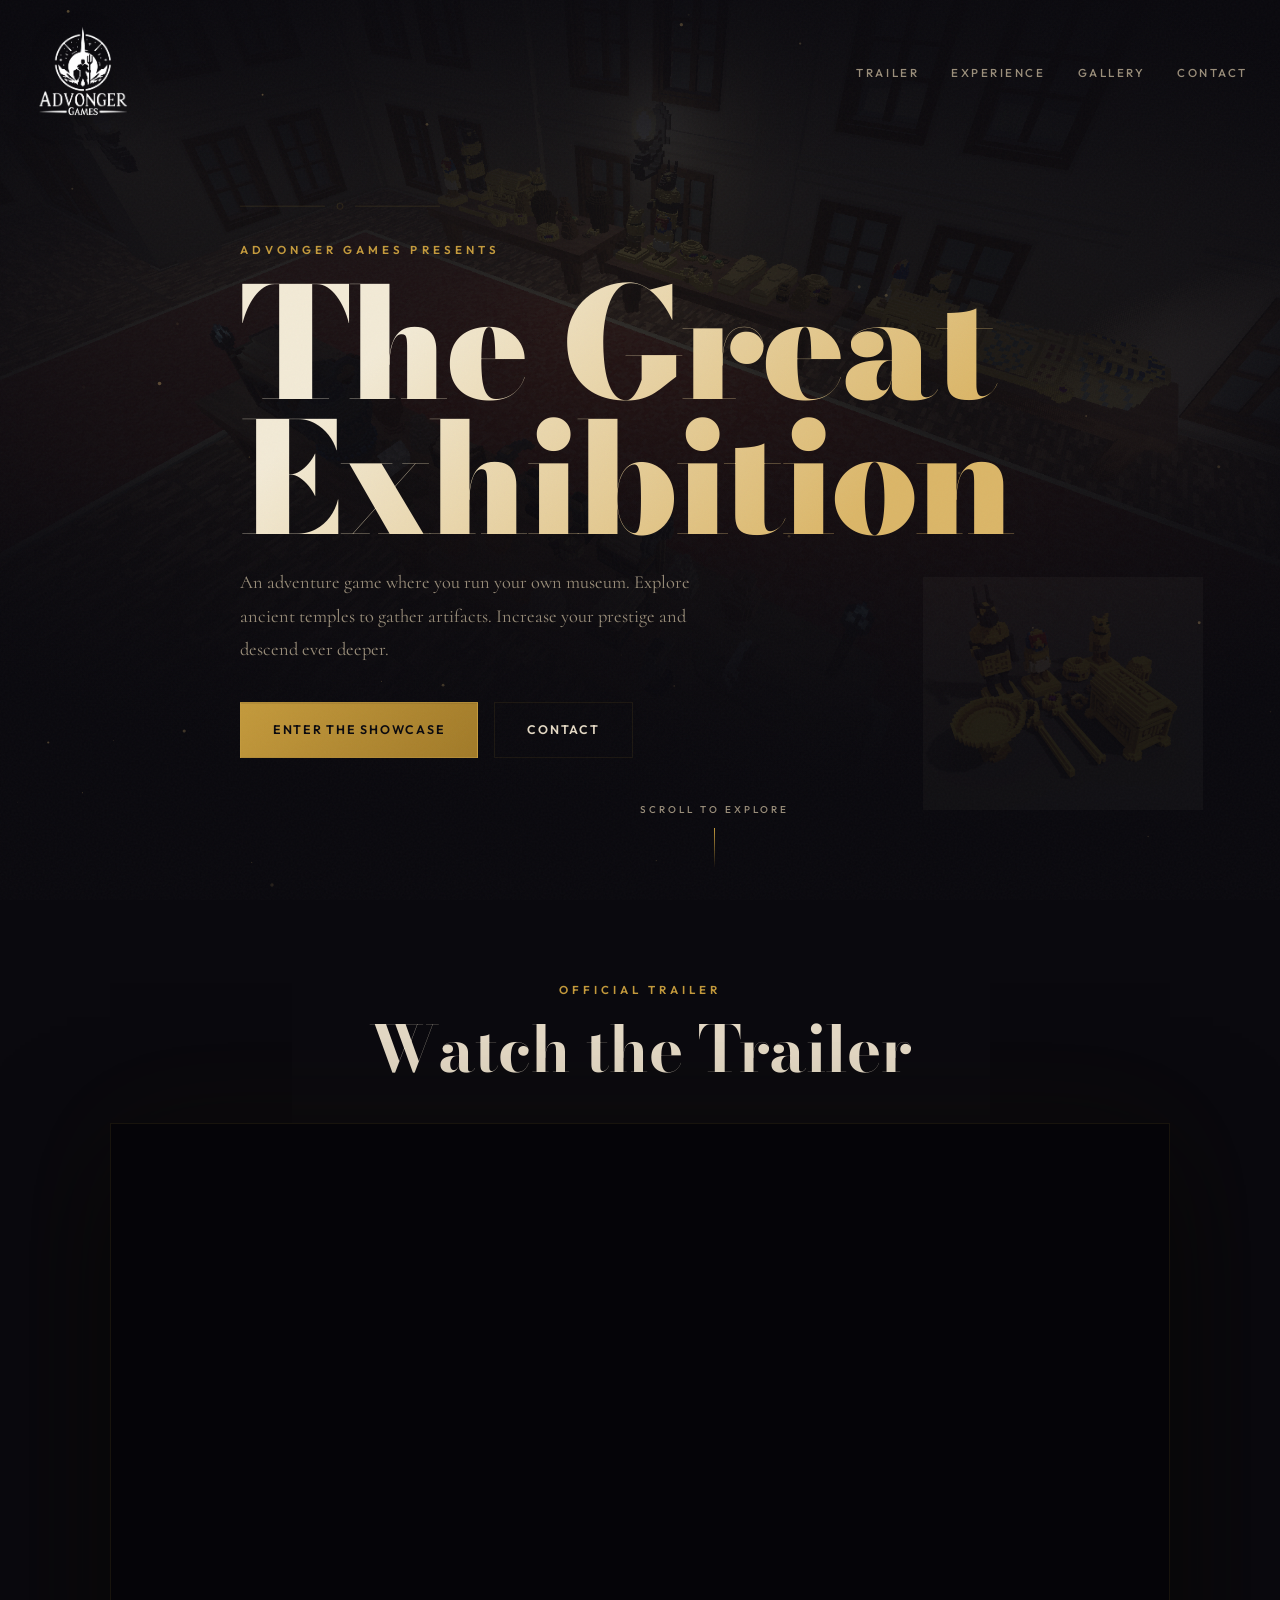
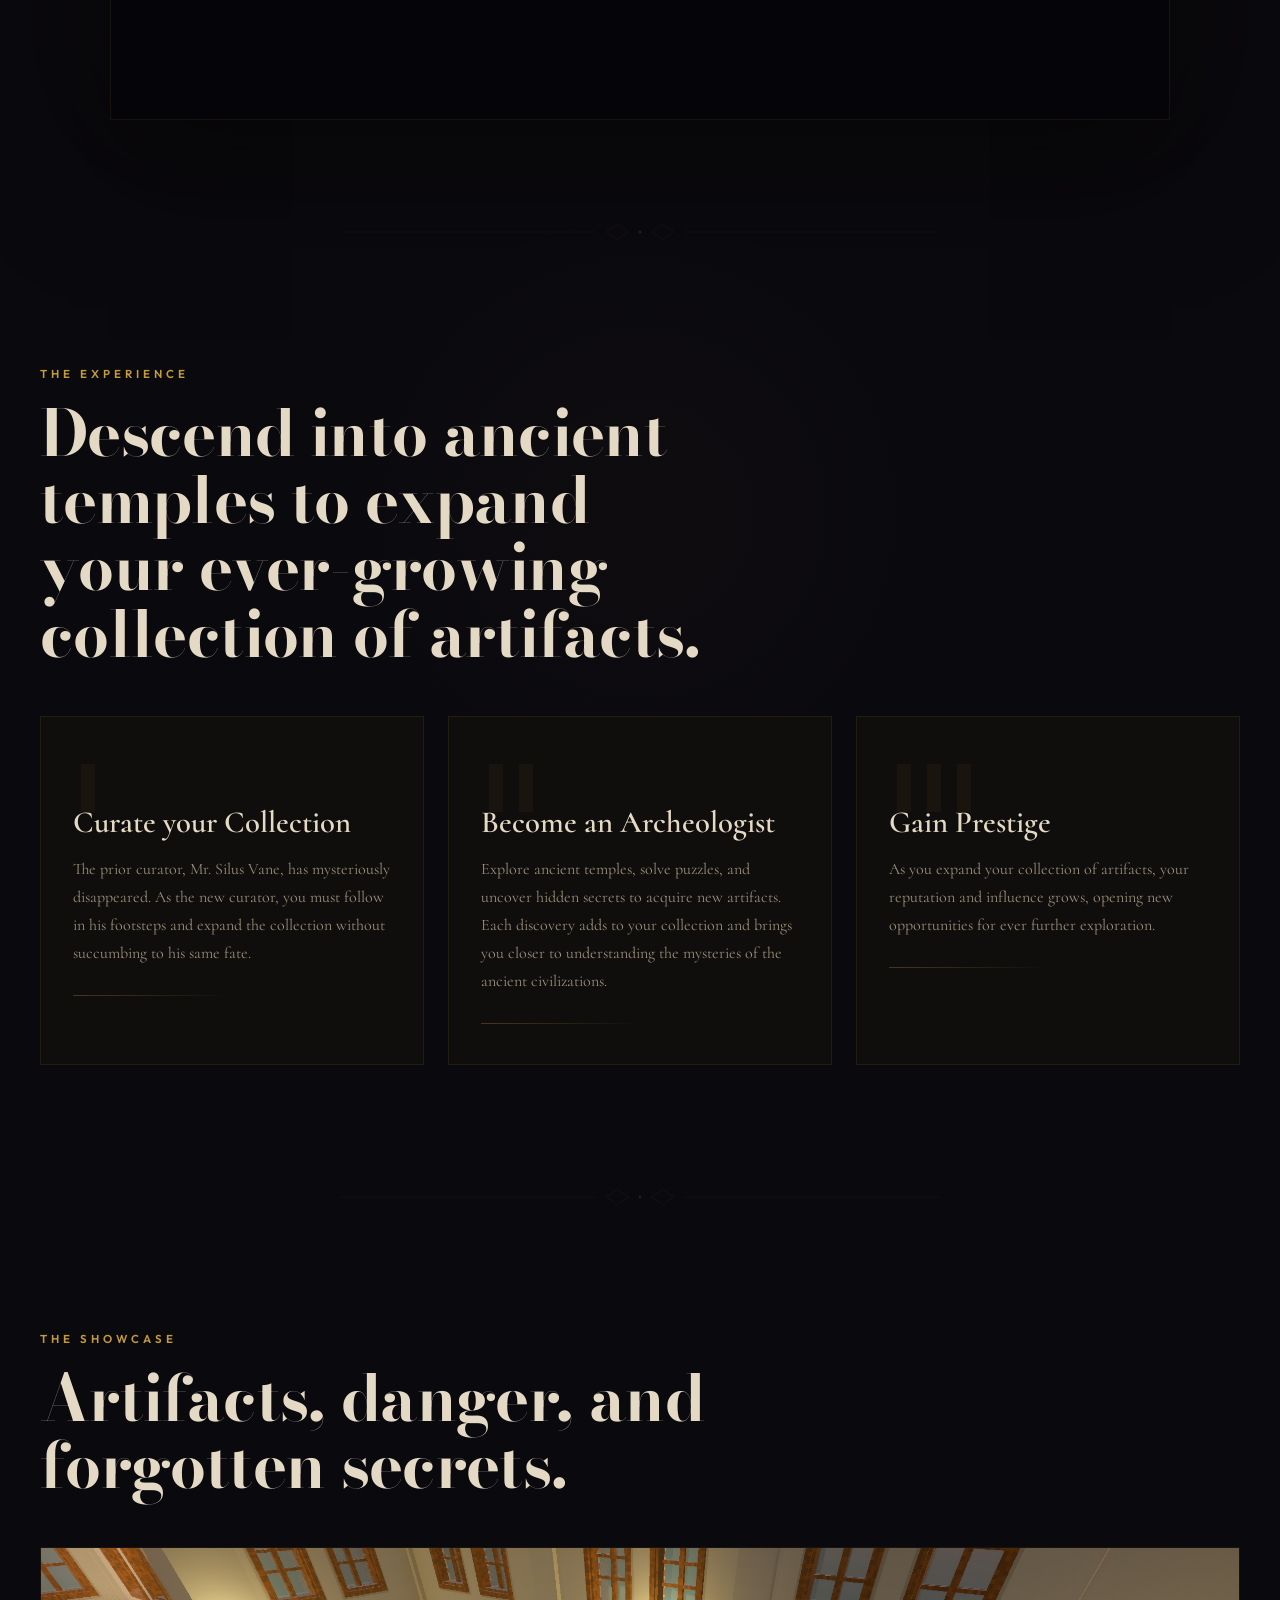
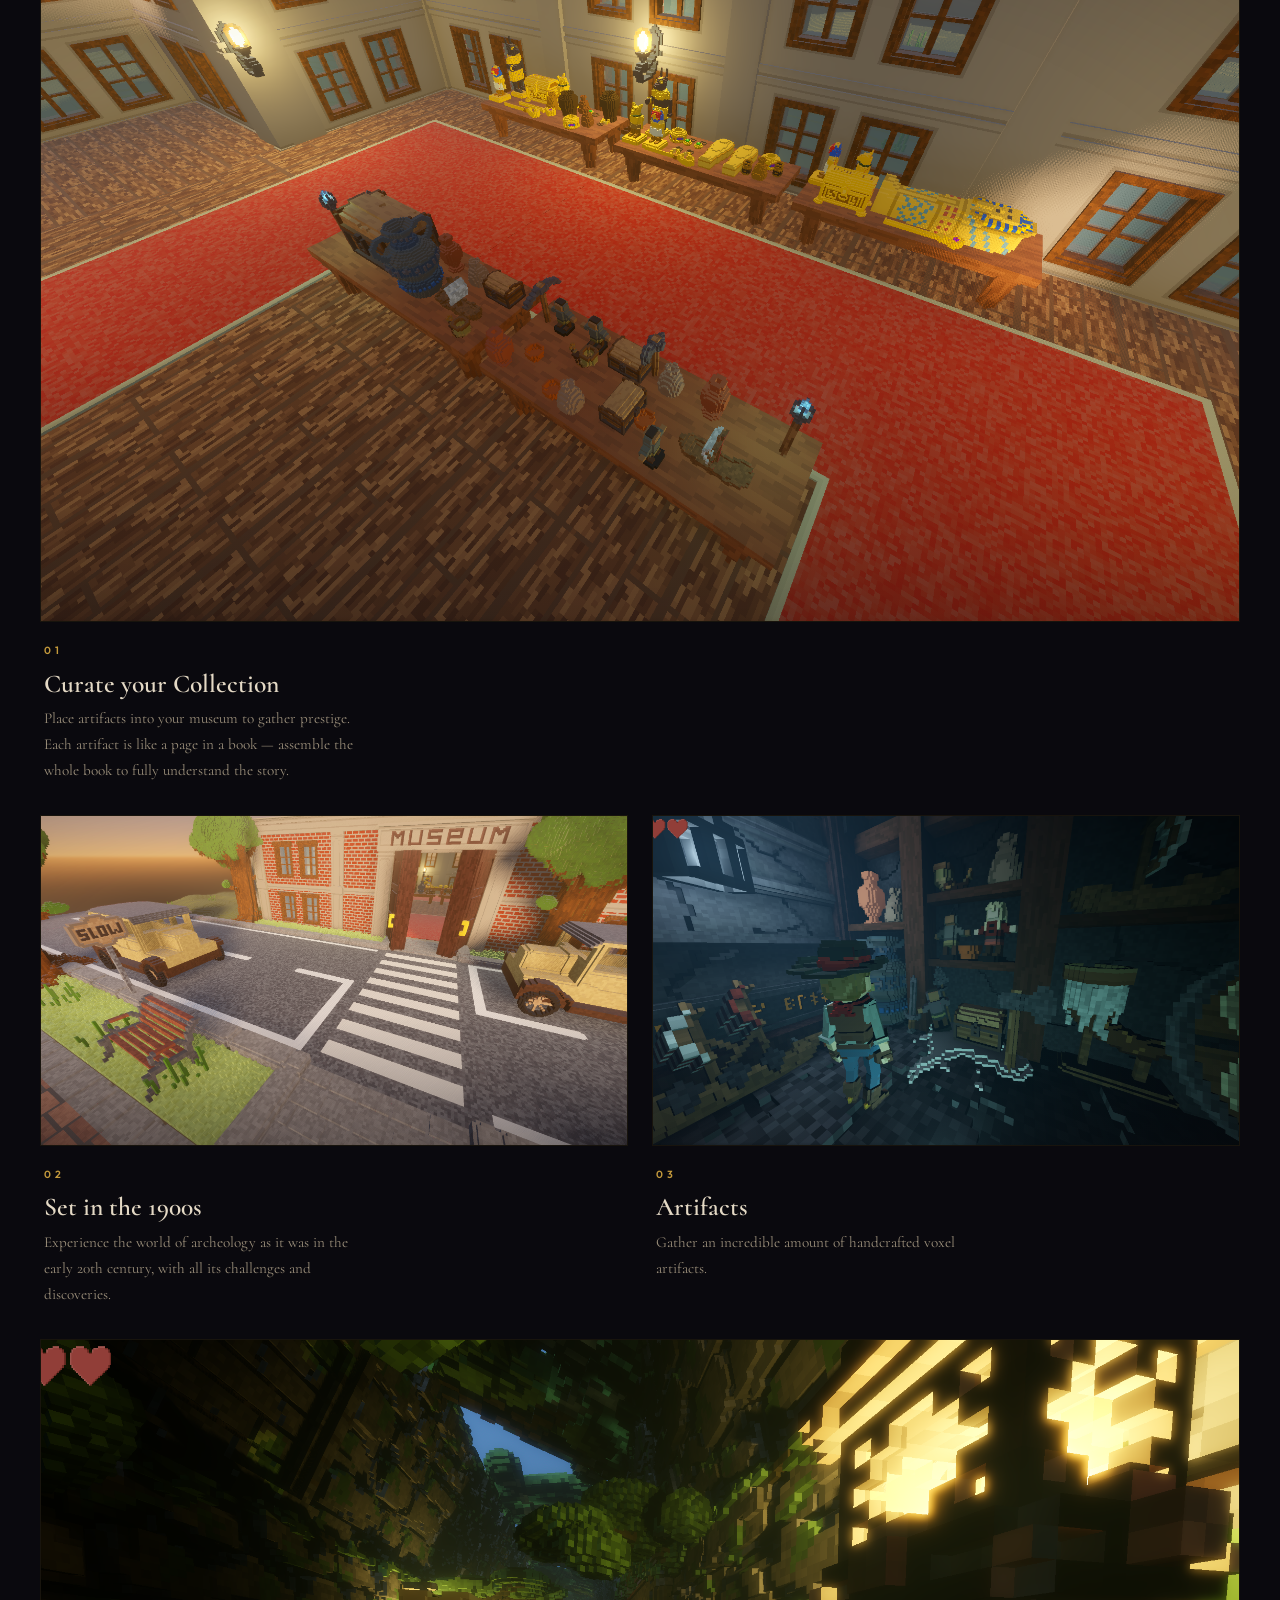
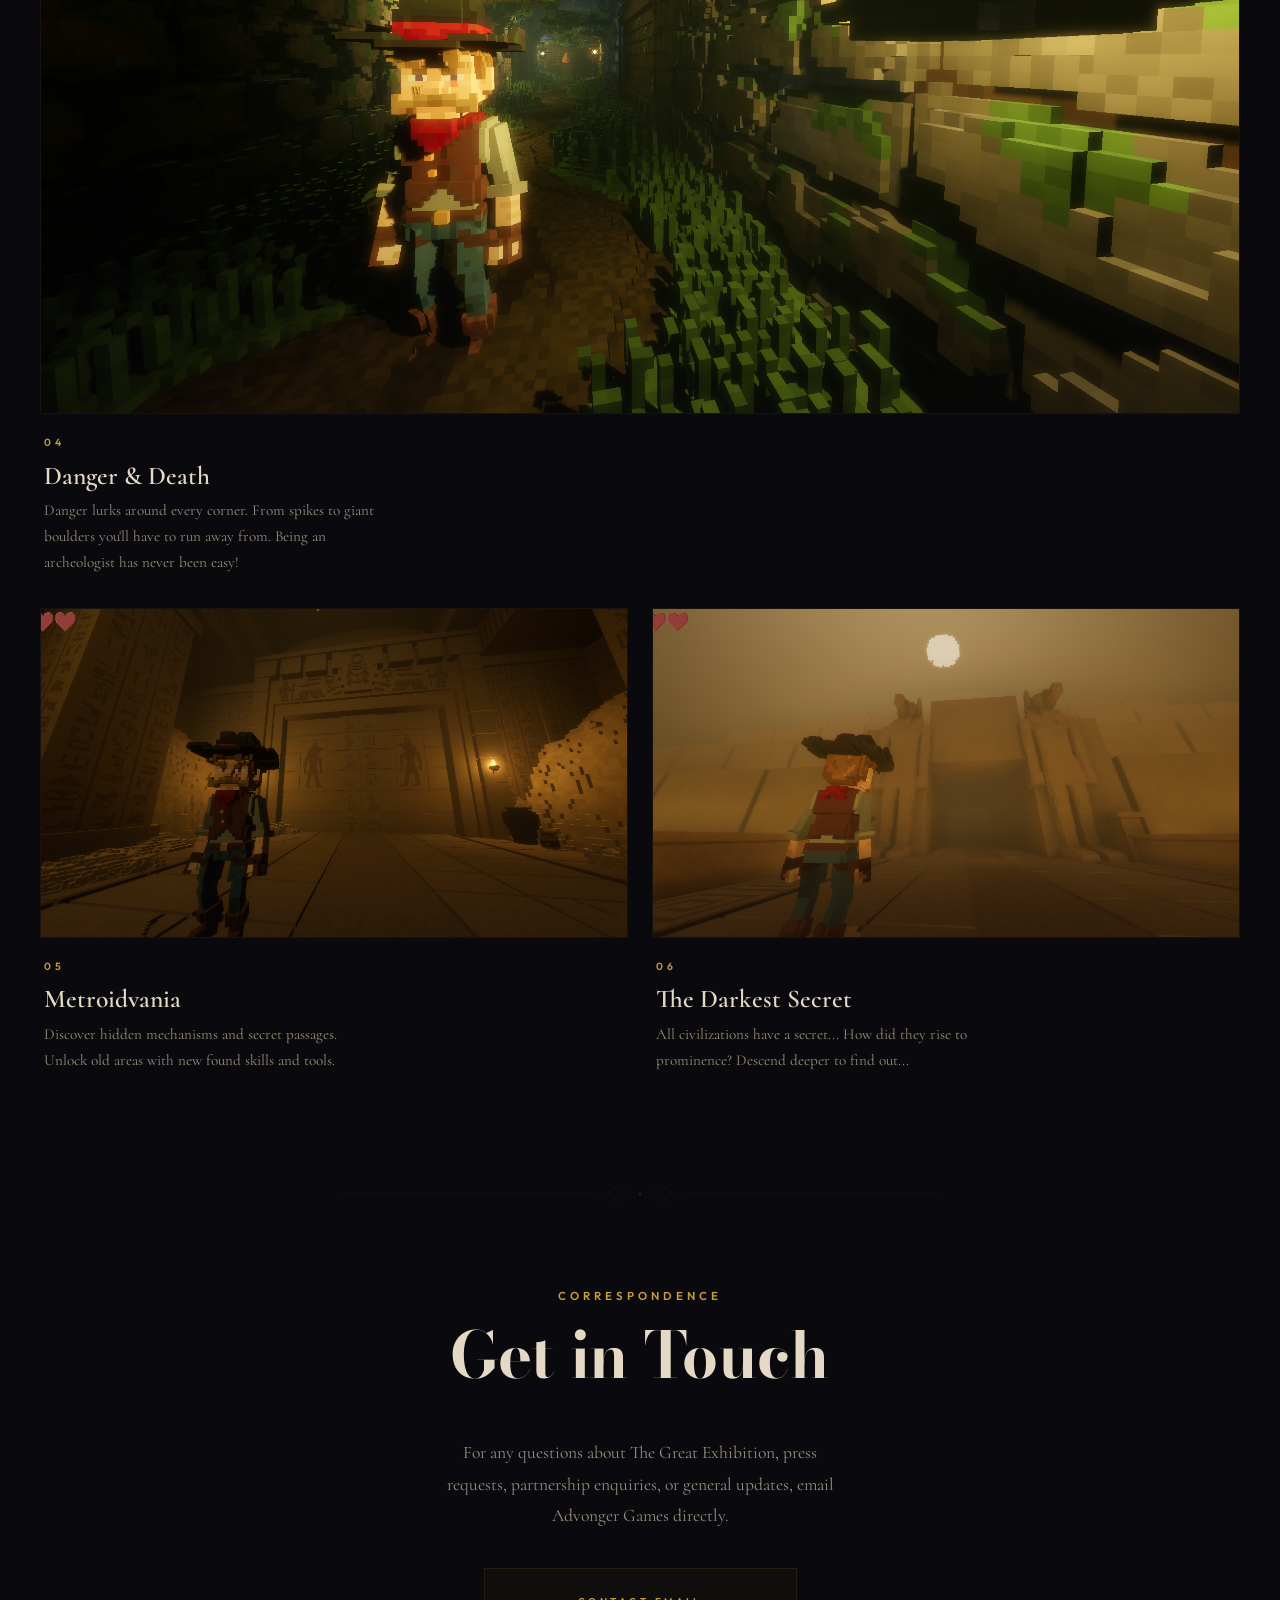
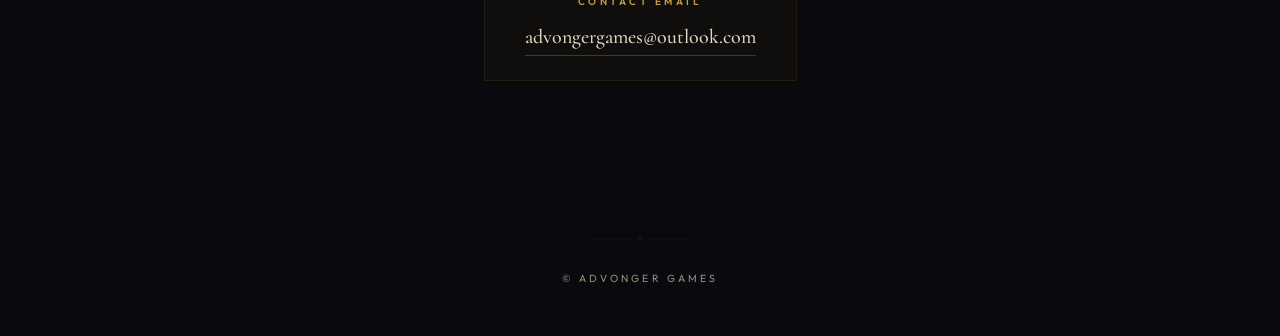
<file: index.html>
<!DOCTYPE html>
<html lang="en">
<head>
  <meta charset="UTF-8">
  <meta name="viewport" content="width=device-width, initial-scale=1.0">
  <meta name="description" content="The Great Exhibition — an adventure game where you run your own museum, explore ancient temples, and uncover forgotten secrets.">
  <title>The Great Exhibition | Advonger Games</title>
  <link rel="preconnect" href="https://fonts.googleapis.com">
  <link rel="preconnect" href="https://fonts.gstatic.com" crossorigin>
  <link href="https://fonts.googleapis.com/css2?family=Bodoni+Moda:ital,opsz,wght@0,6..96,400;0,6..96,700;0,6..96,900;1,6..96,400&family=Cormorant:ital,wght@0,300;0,400;0,500;0,600;1,400;1,500&family=Outfit:wght@300;400;500;600;700&display=swap" rel="stylesheet">
  <link rel="stylesheet" href="styles.css">
</head>
<body>
  <div class="grain" aria-hidden="true"></div>

  <header class="hero" id="top">
    <canvas class="dust-canvas" aria-hidden="true"></canvas>

    <nav class="topbar">
      <a class="brand" href="#top" aria-label="Advonger Games home">
        <img src="images/Advonger_Games_logo.png" alt="Advonger Games logo">
      </a>
      <div class="nav-links">
        <a href="#trailer">Trailer</a>
        <a href="#experience">Experience</a>
        <a href="#gallery">Gallery</a>
        <a href="#contact">Contact</a>
      </div>
    </nav>

    <div class="hero-bg">
      <img src="images/Screenshot1.png" alt="">
    </div>

    <div class="hero-content" data-parallax data-speed="0.12">
      <div class="hero-ornament" aria-hidden="true">
        <svg width="200" height="12" viewBox="0 0 200 12">
          <line x1="0" y1="6" x2="85" y2="6" stroke="currentColor" stroke-width="0.5"/>
          <circle cx="100" cy="6" r="3" fill="none" stroke="currentColor" stroke-width="0.5"/>
          <line x1="115" y1="6" x2="200" y2="6" stroke="currentColor" stroke-width="0.5"/>
        </svg>
      </div>

      <p class="eyebrow reveal" data-delay="0">Advonger Games presents</p>
      <h1 class="reveal" data-delay="1">The Great<br>Exhibition</h1>
      <p class="hero-copy reveal" data-delay="2">
        An adventure game where you run your own museum. Explore ancient temples
        to gather artifacts. Increase your prestige and descend ever deeper.
      </p>
      <div class="hero-actions reveal" data-delay="3">
        <a class="btn btn-gold" href="#gallery">Enter The Showcase</a>
        <a class="btn btn-ghost" href="#contact">Contact</a>
      </div>
    </div>

    <div class="hero-sigil" aria-hidden="true">
      <img src="images/Artifacts.png" alt="">
    </div>

    <div class="hero-scroll-hint" aria-hidden="true">
      <span>Scroll to explore</span>
      <div class="scroll-line"></div>
    </div>
  </header>

  <main>
    <section class="trailer section" id="trailer">
      <div class="section-header trailer-header scroll-reveal">
        <p class="eyebrow">Official Trailer</p>
        <h2>Watch the Trailer</h2>
      </div>

      <div class="trailer-frame scroll-reveal">
        <iframe
          src="https://www.youtube-nocookie.com/embed/RSC0NTQQ5ZE"
          title="The Great Exhibition — Official Trailer"
          frameborder="0"
          allow="accelerometer; autoplay; clipboard-write; encrypted-media; gyroscope; picture-in-picture"
          allowfullscreen
          loading="lazy"
        ></iframe>
      </div>
    </section>

    <div class="divider" aria-hidden="true">
      <svg viewBox="0 0 800 24" preserveAspectRatio="xMidYMid meet">
        <line x1="0" y1="12" x2="340" y2="12" stroke="currentColor" stroke-width="0.5"/>
        <path d="M355,12 L370,2 L385,12 L370,22 Z" fill="none" stroke="currentColor" stroke-width="0.5"/>
        <circle cx="400" cy="12" r="2" fill="currentColor"/>
        <path d="M415,12 L430,2 L445,12 L430,22 Z" fill="none" stroke="currentColor" stroke-width="0.5"/>
        <line x1="460" y1="12" x2="800" y2="12" stroke="currentColor" stroke-width="0.5"/>
      </svg>
    </div>

    <section class="features section" id="experience">
      <div class="section-header scroll-reveal">
        <p class="eyebrow">The Experience</p>
        <h2>Descend into ancient temples to expand your ever-growing collection of artifacts.</h2>
      </div>

      <div class="features-grid">
        <article class="feature-card scroll-reveal" data-delay="0">
          <div class="feature-numeral">I</div>
          <h3>Curate your Collection</h3>
          <p>The prior curator, Mr. Silus Vane, has mysteriously disappeared. As the new curator, you must follow in his footsteps and expand the collection without succumbing to his same fate.</p>
          <div class="feature-line"></div>
        </article>

        <article class="feature-card scroll-reveal" data-delay="1">
          <div class="feature-numeral">II</div>
          <h3>Become an Archeologist</h3>
          <p>Explore ancient temples, solve puzzles, and uncover hidden secrets to acquire new artifacts. Each discovery adds to your collection and brings you closer to understanding the mysteries of the ancient civilizations.</p>
          <div class="feature-line"></div>
        </article>

        <article class="feature-card scroll-reveal" data-delay="2">
          <div class="feature-numeral">III</div>
          <h3>Gain Prestige</h3>
          <p>As you expand your collection of artifacts, your reputation and influence grows, opening new opportunities for ever further exploration.</p>
          <div class="feature-line"></div>
        </article>
      </div>
    </section>

    <div class="divider" aria-hidden="true">
      <svg viewBox="0 0 800 24" preserveAspectRatio="xMidYMid meet">
        <line x1="0" y1="12" x2="340" y2="12" stroke="currentColor" stroke-width="0.5"/>
        <path d="M355,12 L370,2 L385,12 L370,22 Z" fill="none" stroke="currentColor" stroke-width="0.5"/>
        <circle cx="400" cy="12" r="2" fill="currentColor"/>
        <path d="M415,12 L430,2 L445,12 L430,22 Z" fill="none" stroke="currentColor" stroke-width="0.5"/>
        <line x1="460" y1="12" x2="800" y2="12" stroke="currentColor" stroke-width="0.5"/>
      </svg>
    </div>

    <section class="gallery section" id="gallery">
      <div class="section-header gallery-header scroll-reveal">
        <p class="eyebrow">The Showcase</p>
        <h2>Artifacts, danger, and forgotten secrets.</h2>
      </div>

      <div class="gallery-grid">
        <article class="gallery-item gallery-wide scroll-reveal">
          <div class="gallery-media">
            <img src="images/Screenshot1.png" alt="The Great Exhibition screenshot one" loading="lazy">
          </div>
          <div class="gallery-caption">
            <span class="gallery-index">01</span>
            <h3>Curate your Collection</h3>
            <p>Place artifacts into your museum to gather prestige. Each artifact is like a page in a book &mdash; assemble the whole book to fully understand the story.</p>
          </div>
        </article>

        <article class="gallery-item scroll-reveal">
          <div class="gallery-media">
            <img src="images/Screenshot2.png" alt="The Great Exhibition screenshot two" loading="lazy">
          </div>
          <div class="gallery-caption">
            <span class="gallery-index">02</span>
            <h3>Set in the 1900s</h3>
            <p>Experience the world of archeology as it was in the early 20th century, with all its challenges and discoveries.</p>
          </div>
        </article>

        <article class="gallery-item scroll-reveal">
          <div class="gallery-media">
            <img src="images/Screenshot3.png" alt="The Great Exhibition screenshot three" loading="lazy">
          </div>
          <div class="gallery-caption">
            <span class="gallery-index">03</span>
            <h3>Artifacts</h3>
            <p>Gather an incredible amount of handcrafted voxel artifacts.</p>
          </div>
        </article>

        <article class="gallery-item gallery-wide scroll-reveal">
          <div class="gallery-media">
            <img src="images/Screenshot4.png" alt="The Great Exhibition screenshot four" loading="lazy">
          </div>
          <div class="gallery-caption">
            <span class="gallery-index">04</span>
            <h3>Danger &amp; Death</h3>
            <p>Danger lurks around every corner. From spikes to giant boulders you'll have to run away from. Being an archeologist has never been easy!</p>
          </div>
        </article>

        <article class="gallery-item scroll-reveal">
          <div class="gallery-media">
            <img src="images/Screenshot5.png" alt="The Great Exhibition screenshot five" loading="lazy">
          </div>
          <div class="gallery-caption">
            <span class="gallery-index">05</span>
            <h3>Metroidvania</h3>
            <p>Discover hidden mechanisms and secret passages. Unlock old areas with new found skills and tools.</p>
          </div>
        </article>

        <article class="gallery-item scroll-reveal">
          <div class="gallery-media">
            <img src="images/Screenshot6.png" alt="The Great Exhibition screenshot six" loading="lazy">
          </div>
          <div class="gallery-caption">
            <span class="gallery-index">06</span>
            <h3>The Darkest Secret</h3>
            <p>All civilizations have a secret... How did they rise to prominence? Descend deeper to find out...</p>
          </div>
        </article>
      </div>
    </section>

    <div class="divider" aria-hidden="true">
      <svg viewBox="0 0 800 24" preserveAspectRatio="xMidYMid meet">
        <line x1="0" y1="12" x2="340" y2="12" stroke="currentColor" stroke-width="0.5"/>
        <path d="M355,12 L370,2 L385,12 L370,22 Z" fill="none" stroke="currentColor" stroke-width="0.5"/>
        <circle cx="400" cy="12" r="2" fill="currentColor"/>
        <path d="M415,12 L430,2 L445,12 L430,22 Z" fill="none" stroke="currentColor" stroke-width="0.5"/>
        <line x1="460" y1="12" x2="800" y2="12" stroke="currentColor" stroke-width="0.5"/>
      </svg>
    </div>

    <section class="contact section" id="contact">
      <div class="section-header contact-header scroll-reveal">
        <p class="eyebrow">Correspondence</p>
        <h2>Get in Touch</h2>
      </div>

      <div class="contact-body scroll-reveal">
        <p>For any questions about The Great Exhibition, press requests, partnership enquiries, or general updates, email Advonger Games directly.</p>
        <div class="contact-email-block">
          <span class="contact-label">Contact email</span>
          <a class="contact-email" href="mailto:advongergames@outlook.com">advongergames@outlook.com</a>
        </div>
      </div>
    </section>
  </main>

  <footer class="site-footer">
    <div class="footer-ornament" aria-hidden="true">
      <svg width="100" height="12" viewBox="0 0 100 12">
        <line x1="0" y1="6" x2="42" y2="6" stroke="currentColor" stroke-width="0.5"/>
        <circle cx="50" cy="6" r="2" fill="currentColor" opacity="0.5"/>
        <line x1="58" y1="6" x2="100" y2="6" stroke="currentColor" stroke-width="0.5"/>
      </svg>
    </div>
    <p>&copy; Advonger Games</p>
  </footer>

  <script src="script.js"></script>
</body>
</html>
</file>
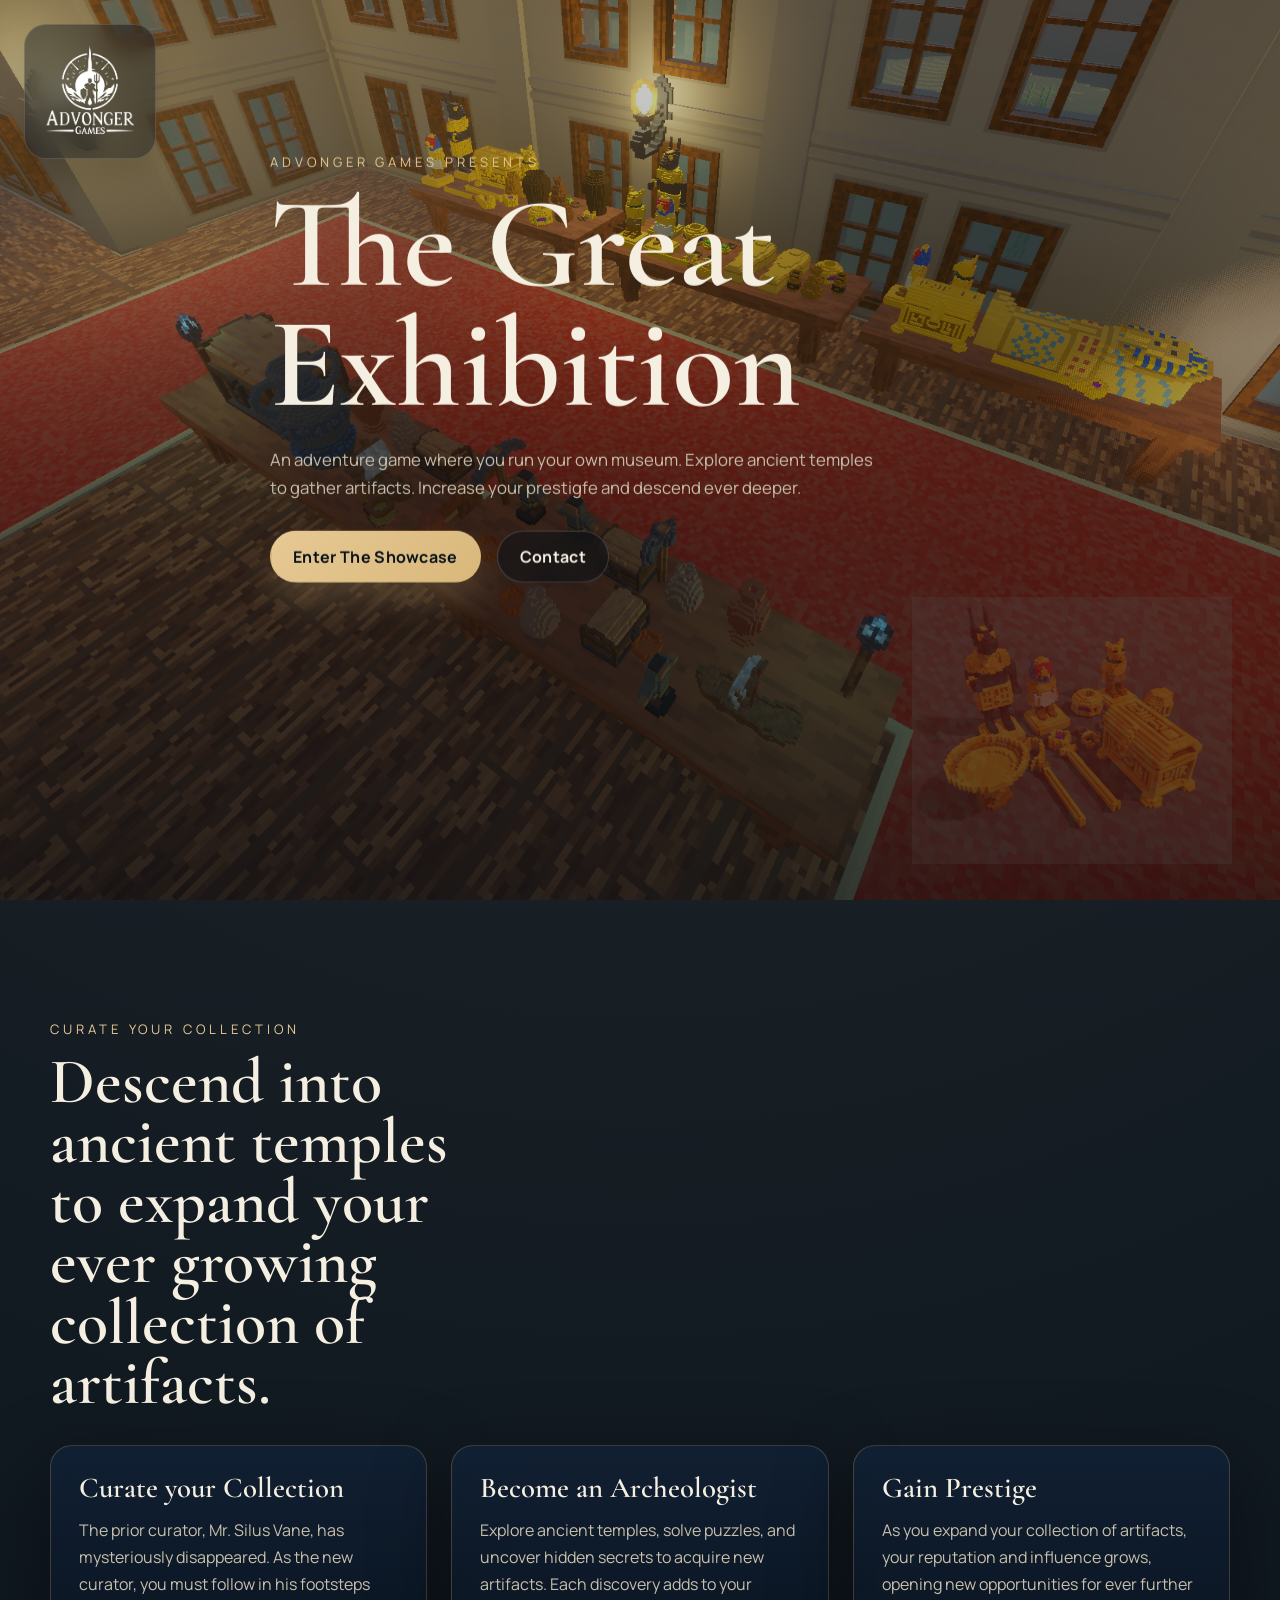
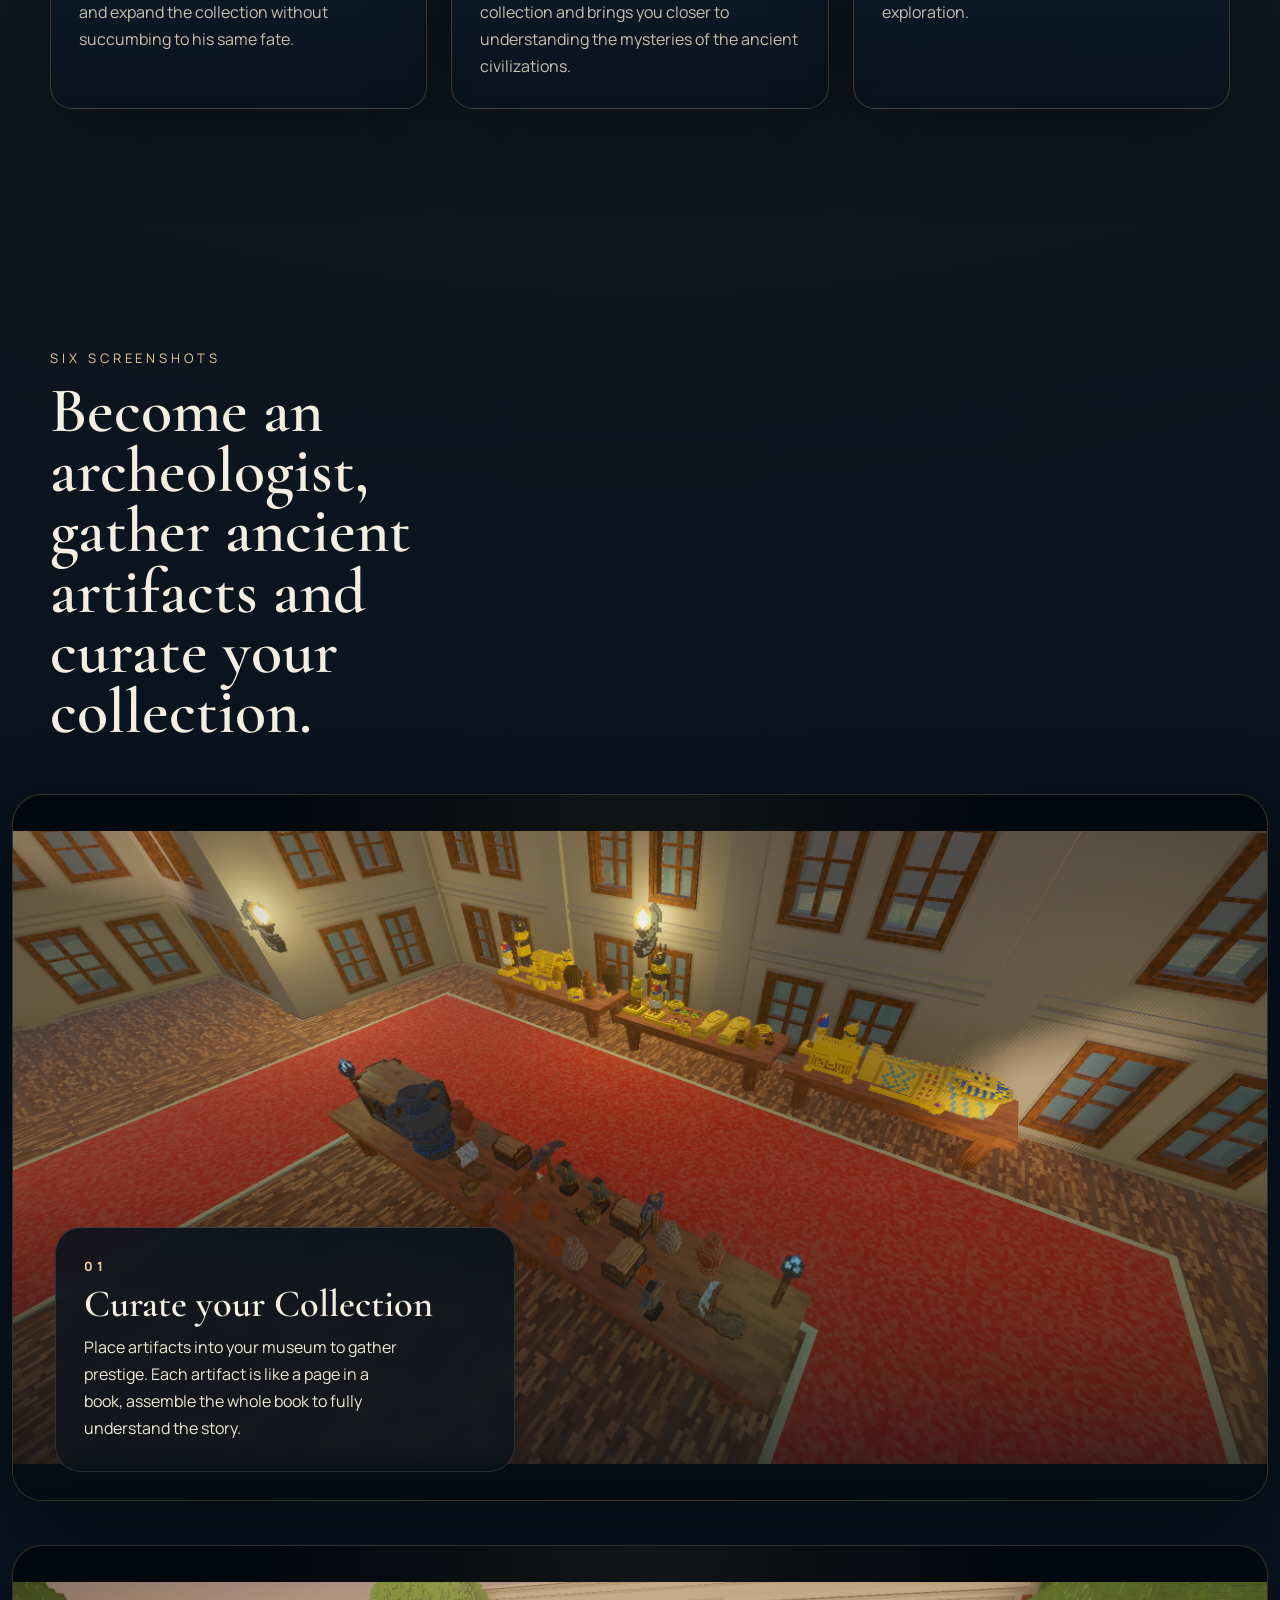
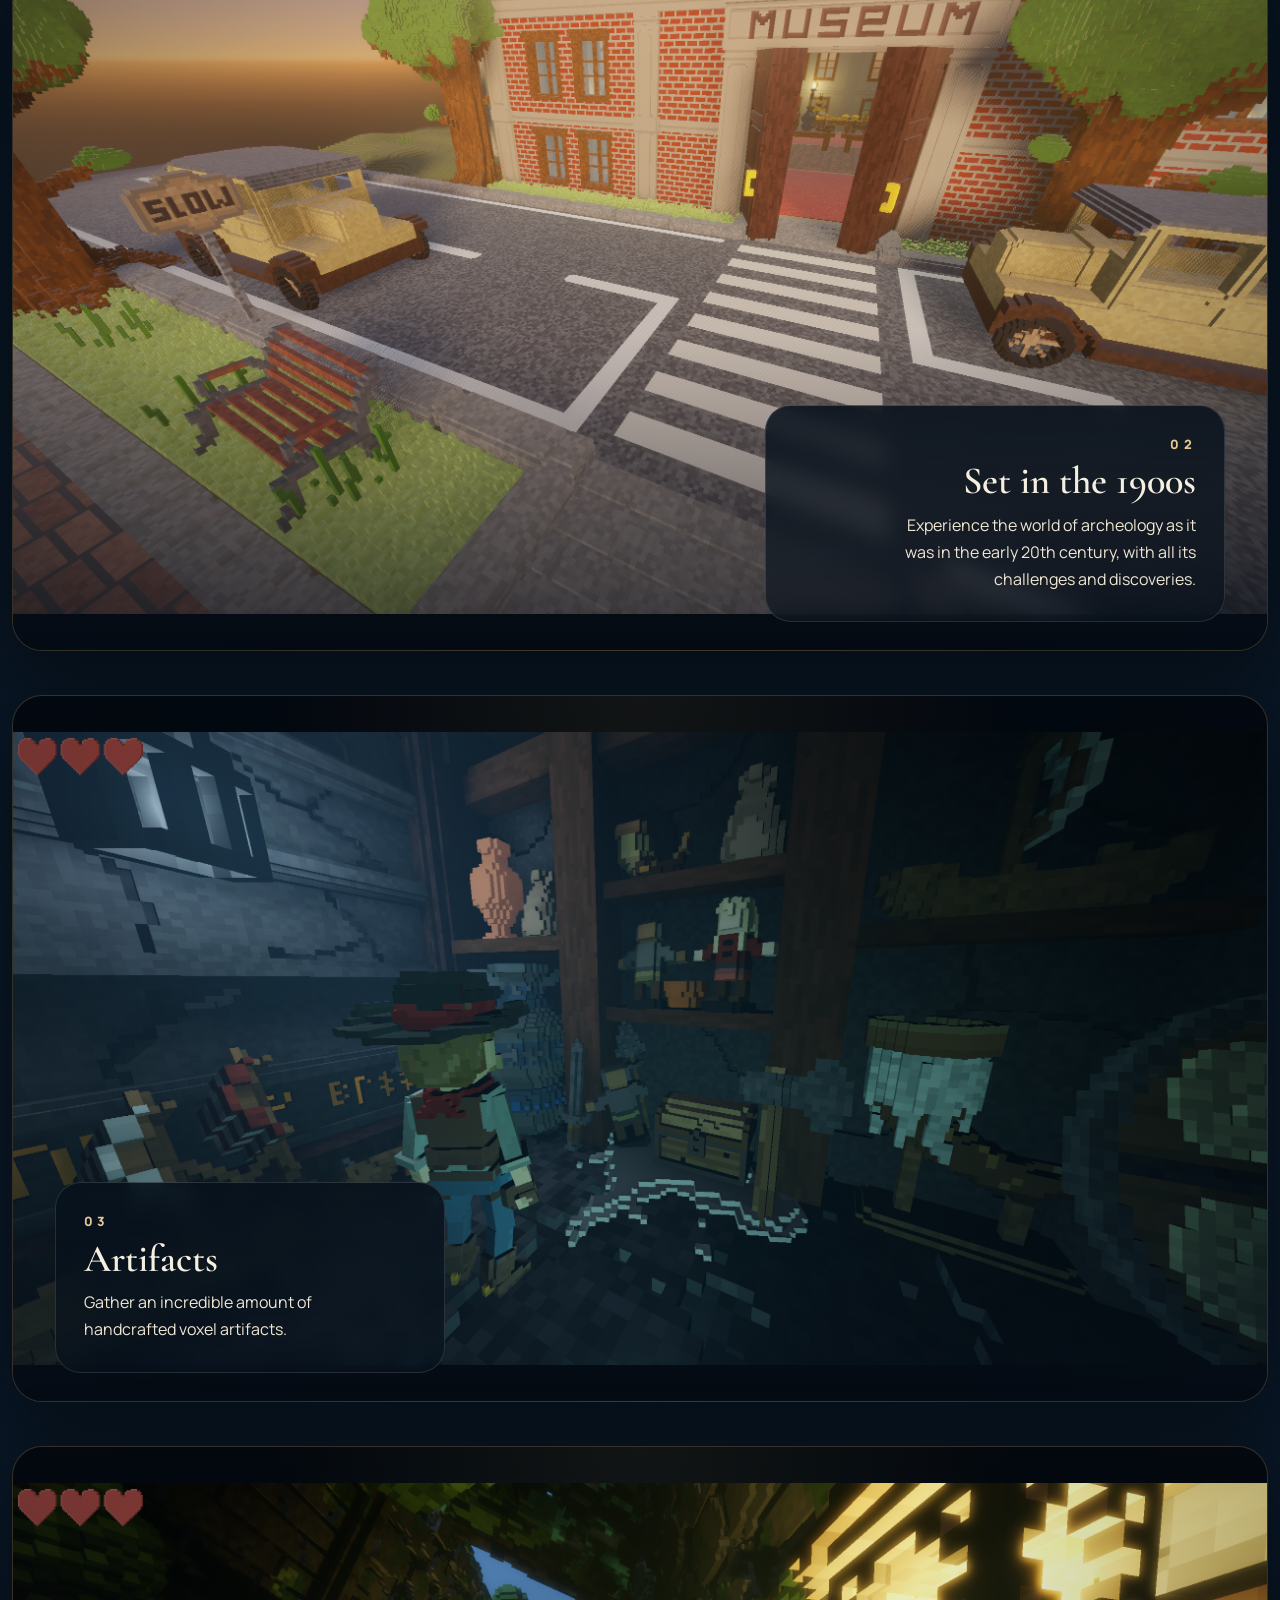
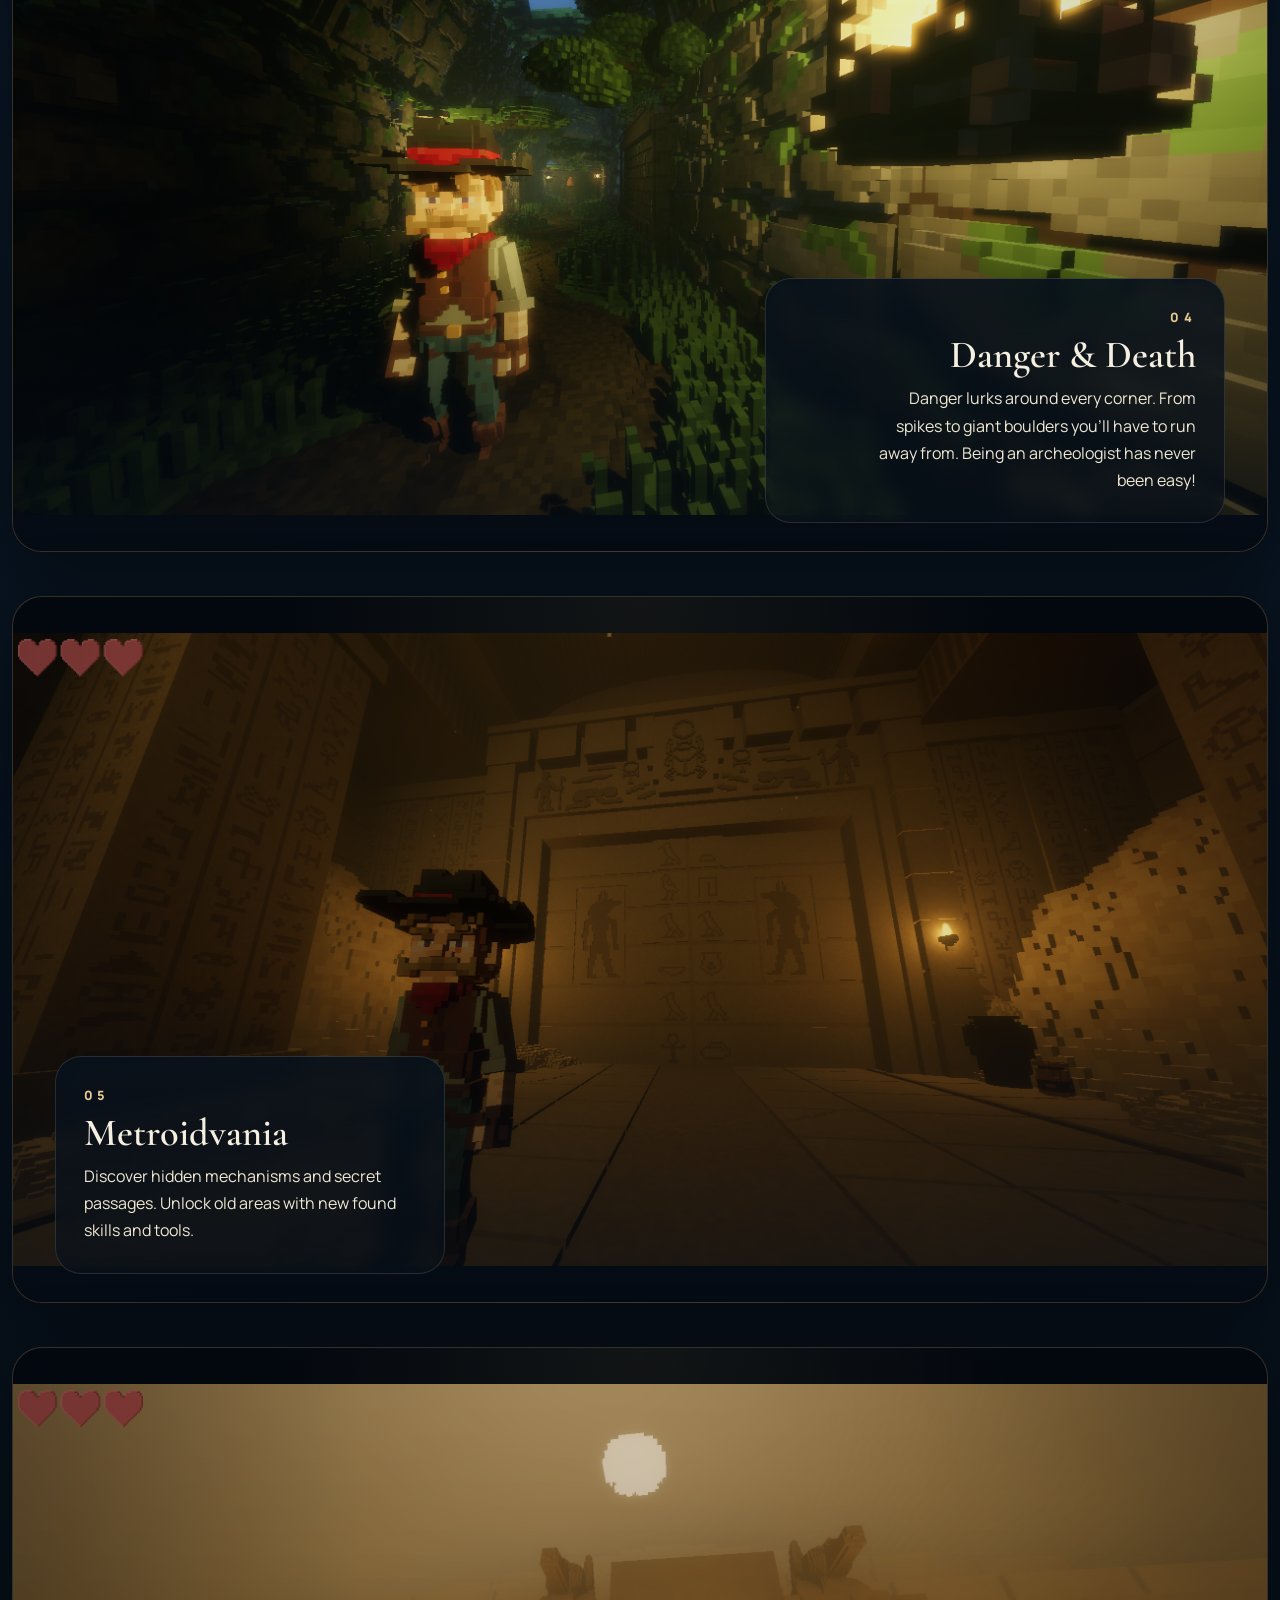
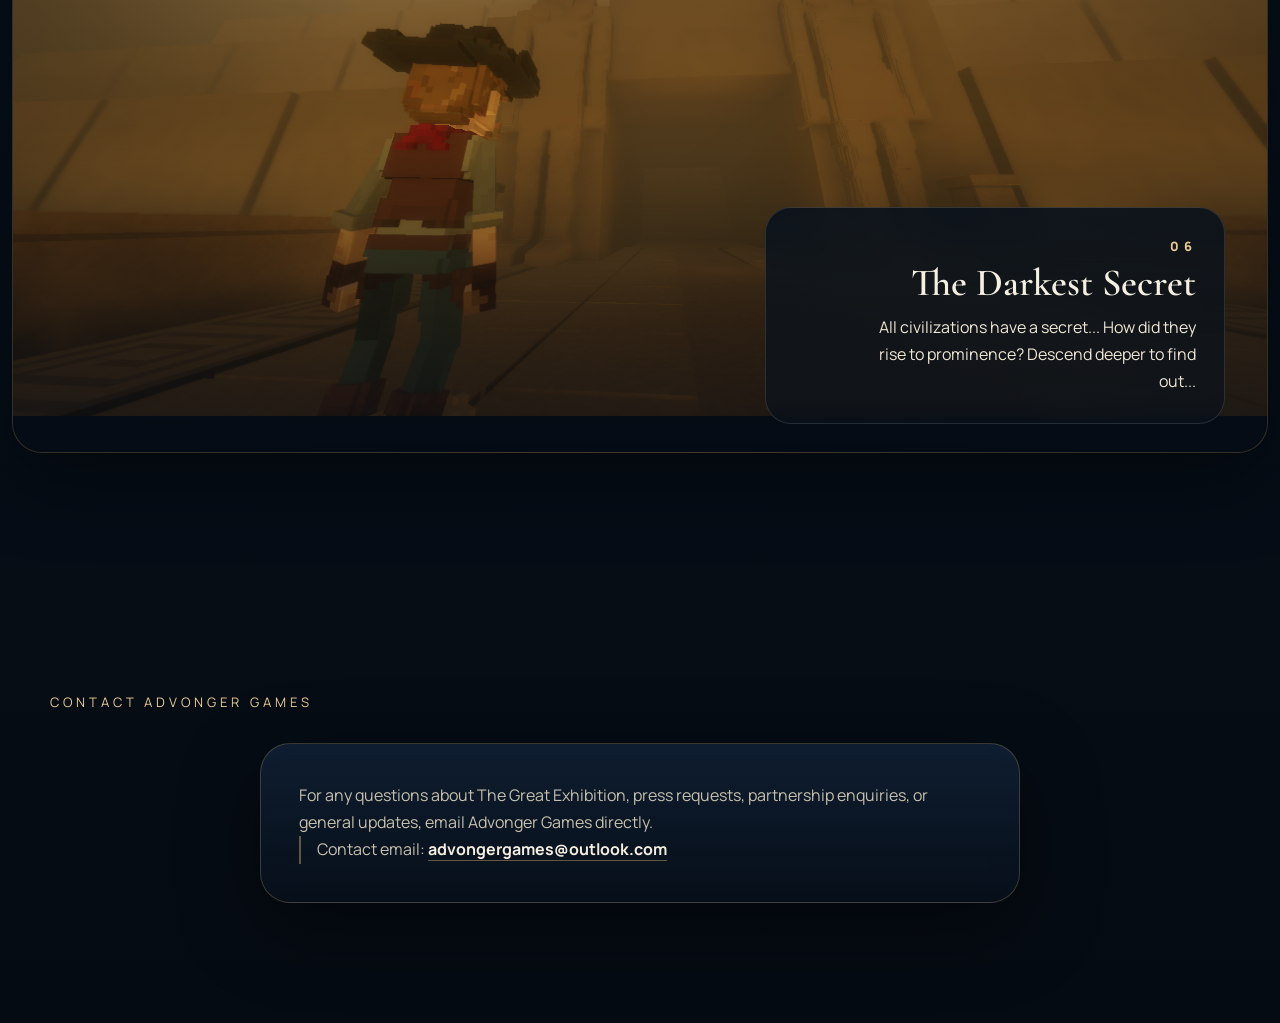
<file: TheGreatExhibitionWebsite/index.html>
<!DOCTYPE html>
<html lang="en">
<head>
  <meta charset="UTF-8">
  <meta name="viewport" content="width=device-width, initial-scale=1.0">
  <meta name="description" content="The Great Exhibition is a cinematic game experience showcased through a parallax single-page website.">
  <title>The Great Exhibition | Advonger Games</title>
  <link rel="preconnect" href="https://fonts.googleapis.com">
  <link rel="preconnect" href="https://fonts.gstatic.com" crossorigin>
  <link href="https://fonts.googleapis.com/css2?family=Cormorant+Garamond:wght@500;600;700&family=Manrope:wght@400;500;600;700;800&display=swap" rel="stylesheet">
  <link rel="stylesheet" href="styles.css">
</head>
<body>
  <div class="page-shell">
    <header class="hero" id="top">
      <div class="hero-backdrop"></div>
      <nav class="topbar">
        <a class="brand" href="#top" aria-label="Advonger Games home">
          <img src="images/Advonger_Games_logo.png" alt="Advonger Games logo">
        </a>
      </nav>

      <div class="hero-content" data-parallax data-speed="0.18">
        <p class="eyebrow">Advonger Games presents</p>
        <h1>The Great Exhibition</h1>
        <p class="hero-copy">
          An adventure game where you run your own museum. Explore ancient temples to gather artifacts. Increase your prestigfe and descend ever deeper.
        </p>
        <div class="hero-actions">
          <a class="button button-primary" href="#gallery">Enter The Showcase</a>
          <a class="button button-secondary" href="#contact">Contact</a>
        </div>
      </div>

      <div class="hero-sigil" aria-hidden="true">
        <img src="images/Artifacts.png" alt="">
      </div>
    </header>

    <main>
      <section class="intro section" id="experience">
        <div class="section-heading">
          <p class="eyebrow">Curate your Collection</p>
          <h2>Descend into ancient temples to expand your ever growing collection of artifacts.</h2>
        </div>
        <div class="intro-grid">
          <article>
            <h3>Curate your Collection</h3>
            <p>
                The prior curator, Mr. Silus Vane, has mysteriously disappeared. As the new curator, you must follow in his footsteps and expand the collection without succumbing to his same fate.
            </p>
          </article>
          <article>
            <h3>Become an Archeologist</h3>
            <p>
                Explore ancient temples, solve puzzles, and uncover hidden secrets to acquire new artifacts. Each discovery adds to your collection and brings you closer to understanding the mysteries of the ancient civilizations. 
            </p>
          </article>
          <article>
            <h3>Gain Prestige</h3>
            <p>
              As you expand your collection of artifacts, your reputation and influence grows, opening new opportunities for ever further exploration.
            </p>
          </article>
        </div>
      </section>

      <section class="gallery section" id="gallery">
        <div class="section-heading gallery-heading">
          <p class="eyebrow">Six screenshots</p>
          <h2>Become an archeologist, gather ancient artifacts and curate your collection.</h2>
        </div>

        <article class="showcase-card">
          <div class="showcase-media">
            <img src="images/Screenshot1.png" alt="The Great Exhibition screenshot one">
            <div class="showcase-overlay left-align">
              <p class="showcase-index">01</p>
              <h3>Curate your Collection</h3>
              <p>Place artifacts into your museum to gather prestige. Each artifact is like a page in a book, assemble the whole book to fully understand the story.
            </div>
          </div>
        </article>

        <article class="showcase-card">
          <div class="showcase-media">
            <img src="images/Screenshot2.png" alt="The Great Exhibition screenshot two">
            <div class="showcase-overlay right-align">
              <p class="showcase-index">02</p>
              <h3>Set in the 1900s</h3>
              <p>Experience the world of archeology as it was in the early 20th century, with all its challenges and discoveries.</p>
            </div>
          </div>
        </article>

        <article class="showcase-card">
          <div class="showcase-media">
            <img src="images/Screenshot3.png" alt="The Great Exhibition screenshot three">
            <div class="showcase-overlay left-align compact">
              <p class="showcase-index">03</p>
              <h3>Artifacts</h3>
              <p>Gather an incredible amount of handcrafted voxel artifacts.</p>
            </div>
          </div>
        </article>

        <article class="showcase-card">
          <div class="showcase-media">
            <img src="images/Screenshot4.png" alt="The Great Exhibition screenshot four">
            <div class="showcase-overlay right-align">
              <p class="showcase-index">04</p>
              <h3>Danger & Death</h3>
              <p>Danger lurks around every corner. From spikes to giant boulders you'll have to run away from. Being an archeologist has never been easy!</p>
            </div>
          </div>
        </article>

        <article class="showcase-card">
          <div class="showcase-media">
            <img src="images/Screenshot5.png" alt="The Great Exhibition screenshot five">
            <div class="showcase-overlay left-align compact">
              <p class="showcase-index">05</p>
              <h3>Metroidvania</h3>
              <p>Discover hidden mechanisms and secret passages. Unlock old areas with new found skills and tools.</p>
            </div>
          </div>
        </article>

        <article class="showcase-card">
          <div class="showcase-media">
            <img src="images/Screenshot6.png" alt="The Great Exhibition screenshot six">
            <div class="showcase-overlay right-align">
              <p class="showcase-index">06</p>
              <h3>The Darkest Secret</h3>
              <p>All civilizations have a secret... How did they rise to prominence? Descend deeper to find out...</p>
            </div>
          </div>
        </article>
      </section>

      <section class="contact section" id="contact">
        <div class="section-heading contact-heading">
          <p class="eyebrow">Contact Advonger Games</p>
        </div>

        <div class="contact-layout">
          <div class="contact-copy">
            <p>
              For any questions about The Great Exhibition, press requests, partnership enquiries, or general updates, email Advonger Games directly.
            </p>
            <p class="contact-note">
              Contact email: <a class="contact-email" href="mailto:advongergames@outlook.com">advongergames@outlook.com</a>
            </p>
          </div>
        </div>
      </section>
    </main>
  </div>

  <script src="script.js"></script>
</body>
</html>
</file>
<file: styles.css>
/* ================================================
   THE GREAT EXHIBITION
   Aesthetic: Victorian Exhibition Catalogue
   Dark Antiquarian / Museum Atmosphere
   ================================================ */

/* ─── Custom Properties ─────────────────────────── */
:root {
  --bg: #0a090e;
  --bg-warm: #0f0d0a;
  --surface: rgba(18, 15, 12, 0.88);
  --surface-hover: rgba(24, 20, 16, 0.92);

  --gold: #c49a3c;
  --gold-light: #dbb668;
  --gold-dim: rgba(196, 154, 60, 0.3);
  --gold-glow: rgba(196, 154, 60, 0.06);

  --cream: #e4d9c5;
  --cream-dim: #9a8e7a;
  --cream-bright: #f2ead6;

  --line: rgba(196, 154, 60, 0.1);
  --line-hover: rgba(196, 154, 60, 0.28);

  --shadow-deep: 0 40px 100px rgba(0, 0, 0, 0.7);
  --shadow-medium: 0 16px 48px rgba(0, 0, 0, 0.45);
  --shadow-glow: 0 0 80px rgba(196, 154, 60, 0.06);

  --content: min(1200px, calc(100% - 48px));
  --content-narrow: min(780px, calc(100% - 48px));

  --ease-out: cubic-bezier(0.22, 1, 0.36, 1);
  --ease-in-out: cubic-bezier(0.65, 0, 0.35, 1);
}

/* ─── Reset ─────────────────────────────────────── */
*,
*::before,
*::after {
  box-sizing: border-box;
}

html {
  scroll-behavior: smooth;
}

body {
  margin: 0;
  font-family: "Cormorant", serif;
  font-weight: 400;
  font-size: 1.1rem;
  line-height: 1.75;
  color: var(--cream-dim);
  background: var(--bg);
  overflow-x: hidden;
  -webkit-font-smoothing: antialiased;
}

img {
  display: block;
  max-width: 100%;
}

a {
  color: inherit;
  text-decoration: none;
}

:focus-visible {
  outline: 2px solid var(--gold);
  outline-offset: 4px;
}

/* ─── Grain Overlay ─────────────────────────────── */
.grain {
  position: fixed;
  inset: 0;
  z-index: 9999;
  pointer-events: none;
  opacity: 0.028;
  background-image: url("data:image/svg+xml,%3Csvg viewBox='0 0 512 512' xmlns='http://www.w3.org/2000/svg'%3E%3Cfilter id='n'%3E%3CfeTurbulence type='fractalNoise' baseFrequency='0.85' numOctaves='4' stitchTiles='stitch'/%3E%3C/filter%3E%3Crect width='100%25' height='100%25' filter='url(%23n)'/%3E%3C/svg%3E");
  background-repeat: repeat;
}

/* ─── Typography ────────────────────────────────── */
h1, h2, h3 {
  margin: 0;
  font-family: "Bodoni Moda", serif;
  color: var(--cream);
}

h1 {
  font-weight: 900;
  font-size: clamp(4.5rem, 12vw, 10rem);
  line-height: 0.88;
  letter-spacing: -0.02em;
  background: linear-gradient(135deg, var(--cream-bright) 20%, var(--gold-light) 80%);
  -webkit-background-clip: text;
  -webkit-text-fill-color: transparent;
  background-clip: text;
}

h2 {
  font-weight: 700;
  font-size: clamp(2.4rem, 5vw, 4.2rem);
  line-height: 1.05;
  letter-spacing: -0.01em;
}

h3 {
  font-family: "Cormorant", serif;
  font-weight: 600;
  font-size: clamp(1.5rem, 2.4vw, 2.2rem);
  line-height: 1.15;
}

.eyebrow {
  margin: 0 0 16px;
  font-family: "Outfit", sans-serif;
  font-size: 0.72rem;
  font-weight: 600;
  letter-spacing: 0.35em;
  text-transform: uppercase;
  color: var(--gold);
}

/* ─── Buttons ───────────────────────────────────── */
.btn {
  display: inline-flex;
  align-items: center;
  justify-content: center;
  font-family: "Outfit", sans-serif;
  font-weight: 600;
  font-size: 0.78rem;
  letter-spacing: 0.14em;
  text-transform: uppercase;
  padding: 16px 32px;
  cursor: pointer;
  transition:
    transform 0.3s ease,
    box-shadow 0.3s ease,
    background 0.3s ease,
    border-color 0.3s ease,
    color 0.3s ease;
}

.btn:hover {
  transform: translateY(-2px);
}

.btn-gold {
  background: linear-gradient(135deg, var(--gold) 0%, #a17a28 100%);
  color: var(--bg);
  border: 1px solid var(--gold);
}

.btn-gold:hover {
  box-shadow:
    0 8px 32px rgba(196, 154, 60, 0.3),
    0 0 80px rgba(196, 154, 60, 0.08);
}

.btn-ghost {
  background: transparent;
  color: var(--cream);
  border: 1px solid var(--line);
}

.btn-ghost:hover {
  border-color: var(--gold-dim);
  color: var(--gold-light);
  background: rgba(196, 154, 60, 0.03);
}

/* ─── Navigation ────────────────────────────────── */
.topbar {
  position: fixed;
  top: 0;
  left: 0;
  right: 0;
  z-index: 100;
  display: flex;
  align-items: center;
  justify-content: space-between;
  padding: 18px 32px;
  background: transparent;
  backdrop-filter: blur(0px);
  border-bottom: 1px solid transparent;
  transition:
    background 0.45s ease,
    backdrop-filter 0.45s ease,
    border-color 0.45s ease;
}

.topbar.scrolled {
  background: rgba(10, 9, 14, 0.88);
  backdrop-filter: blur(24px);
  border-bottom-color: var(--line);
}

.brand {
  display: inline-flex;
  align-items: center;
}

.brand img {
  width: clamp(80px, 8vw, 120px);
  filter: drop-shadow(0 4px 12px rgba(0, 0, 0, 0.5));
}

.nav-links {
  display: flex;
  align-items: center;
  gap: 32px;
}

.nav-links a {
  font-family: "Outfit", sans-serif;
  font-size: 0.72rem;
  font-weight: 500;
  letter-spacing: 0.22em;
  text-transform: uppercase;
  color: var(--cream-dim);
  position: relative;
  transition: color 0.3s ease;
}

.nav-links a::after {
  content: "";
  position: absolute;
  bottom: -4px;
  left: 0;
  width: 0;
  height: 1px;
  background: var(--gold);
  transition: width 0.3s var(--ease-out);
}

.nav-links a:hover {
  color: var(--gold-light);
}

.nav-links a:hover::after {
  width: 100%;
}

/* ─── Hero ──────────────────────────────────────── */
.hero {
  position: relative;
  min-height: 100vh;
  display: flex;
  align-items: center;
  overflow: hidden;
}

.hero-bg {
  position: absolute;
  inset: 0;
  z-index: 0;
}

.hero-bg img {
  width: 100%;
  height: 100%;
  object-fit: cover;
  object-position: center top;
  opacity: 0.35;
  filter: saturate(0.5) brightness(0.6);
  animation: heroZoom 25s ease-in-out infinite alternate;
}

.hero-bg::after {
  content: "";
  position: absolute;
  inset: 0;
  z-index: 1;
  background:
    radial-gradient(ellipse 70% 50% at 50% 40%, transparent 10%, rgba(10, 9, 14, 0.5) 60%, var(--bg) 100%),
    linear-gradient(to bottom, transparent 50%, var(--bg) 100%),
    linear-gradient(to top, transparent 80%, rgba(10, 9, 14, 0.4) 100%);
}

@keyframes heroZoom {
  from { transform: scale(1); }
  to { transform: scale(1.08); }
}

.dust-canvas {
  position: absolute;
  inset: 0;
  z-index: 2;
  pointer-events: none;
}

.hero-content {
  position: relative;
  z-index: 3;
  width: var(--content);
  margin: 0 auto;
  max-width: 800px;
  padding: 120px 0 80px;
}

.hero-ornament {
  color: var(--gold-dim);
  margin-bottom: 28px;
}

.hero-ornament svg {
  display: block;
}

.hero-copy {
  max-width: 52ch;
  margin: 20px 0 0;
  font-size: 1.15rem;
  line-height: 1.8;
  color: var(--cream-dim);
}

.hero-actions {
  display: flex;
  flex-wrap: wrap;
  gap: 16px;
  margin-top: 36px;
}

/* Hero reveal animation */
.reveal {
  opacity: 0;
  transform: translateY(28px);
  animation: revealUp 1s var(--ease-out) forwards;
}

.reveal[data-delay="0"] { animation-delay: 0.2s; }
.reveal[data-delay="1"] { animation-delay: 0.5s; }
.reveal[data-delay="2"] { animation-delay: 0.8s; }
.reveal[data-delay="3"] { animation-delay: 1.1s; }

@keyframes revealUp {
  to {
    opacity: 1;
    transform: translateY(0);
  }
}

.hero-sigil {
  position: absolute;
  right: min(6vw, 80px);
  bottom: 10vh;
  width: min(22vw, 280px);
  opacity: 0.12;
  pointer-events: none;
  z-index: 2;
  filter: sepia(0.3) brightness(0.8);
}

.hero-scroll-hint {
  position: absolute;
  bottom: 32px;
  left: 50%;
  transform: translateX(-50%);
  display: flex;
  flex-direction: column;
  align-items: center;
  gap: 10px;
  z-index: 3;
  color: var(--cream-dim);
  opacity: 0;
  animation: revealUp 1s var(--ease-out) 1.8s forwards;
}

.hero-scroll-hint span {
  font-family: "Outfit", sans-serif;
  font-size: 0.62rem;
  font-weight: 500;
  letter-spacing: 0.3em;
  text-transform: uppercase;
}

.scroll-line {
  width: 1px;
  height: 40px;
  background: linear-gradient(to bottom, var(--gold), transparent);
  transform-origin: top;
  animation: scrollPulse 2.5s ease-in-out infinite;
}

@keyframes scrollPulse {
  0%, 100% { opacity: 0.2; transform: scaleY(0.5); }
  50% { opacity: 0.8; transform: scaleY(1); }
}

/* ─── Section Framework ─────────────────────────── */
.section {
  position: relative;
  padding: 100px 0;
}

.section-header {
  width: var(--content);
  margin: 0 auto 48px;
}

.section-header h2 {
  max-width: 16ch;
}

/* ─── Ornamental Dividers ───────────────────────── */
.divider {
  display: flex;
  justify-content: center;
  padding: 20px 24px;
  color: var(--gold-dim);
  opacity: 0.5;
}

.divider svg {
  width: min(600px, 80vw);
  height: 24px;
}

/* ─── Trailer Section ───────────────────────────── */
.trailer {
  padding-top: 80px;
  padding-bottom: 80px;
}

.trailer-header {
  text-align: center;
  display: flex;
  flex-direction: column;
  align-items: center;
  margin-bottom: 40px;
}

.trailer-header h2 {
  max-width: none;
}

.trailer-frame {
  width: min(1060px, calc(100% - 48px));
  margin: 0 auto;
  position: relative;
  aspect-ratio: 16 / 9;
  border: 1px solid var(--line);
  background: #050408;
  overflow: hidden;
  box-shadow:
    0 40px 120px rgba(0, 0, 0, 0.6),
    0 0 120px rgba(196, 154, 60, 0.04);
  transition: border-color 0.5s ease, box-shadow 0.5s ease;
}

.trailer-frame:hover {
  border-color: var(--line-hover);
  box-shadow:
    0 40px 120px rgba(0, 0, 0, 0.6),
    0 0 120px rgba(196, 154, 60, 0.08);
}

.trailer-frame iframe {
  position: absolute;
  inset: 0;
  width: 100%;
  height: 100%;
  border: 0;
}

/* ─── Features Section ──────────────────────────── */
.features {
  position: relative;
}

.features::before {
  content: "";
  position: absolute;
  top: -100px;
  left: 50%;
  transform: translateX(-50%);
  width: 700px;
  height: 700px;
  background: radial-gradient(circle, rgba(196, 154, 60, 0.025), transparent 65%);
  pointer-events: none;
}

.features-grid {
  width: var(--content);
  margin: 0 auto;
  display: grid;
  grid-template-columns: repeat(3, 1fr);
  gap: 24px;
}

.feature-card {
  padding: 40px 32px;
  border: 1px solid var(--line);
  background: var(--surface);
  position: relative;
  transition: border-color 0.4s ease, background 0.4s ease;
}

.feature-card:hover {
  border-color: var(--line-hover);
  background: var(--surface-hover);
}

.feature-numeral {
  font-family: "Bodoni Moda", serif;
  font-size: clamp(3.5rem, 5vw, 6rem);
  font-weight: 900;
  color: var(--gold);
  opacity: 0.05;
  line-height: 1;
  margin-bottom: -1rem;
}

.feature-card h3 {
  margin-bottom: 14px;
  color: var(--cream);
}

.feature-card p {
  margin: 0;
  font-size: 1rem;
  line-height: 1.75;
}

.feature-line {
  margin-top: 28px;
  height: 1px;
  width: 50%;
  background: linear-gradient(to right, var(--gold-dim), transparent);
}

/* ─── Gallery Section ───────────────────────────── */
.gallery {
  padding-bottom: 80px;
}

.gallery-header {
  margin-bottom: 48px;
}

.gallery-grid {
  width: var(--content);
  margin: 0 auto;
  display: grid;
  grid-template-columns: 1fr 1fr;
  gap: 24px;
}

.gallery-wide {
  grid-column: 1 / -1;
}

.gallery-item {
  position: relative;
}

.gallery-media {
  position: relative;
  aspect-ratio: 16 / 9;
  overflow: hidden;
  border: 1px solid var(--line);
  background: #050408;
  transition:
    transform 0.4s ease,
    border-color 0.5s ease,
    box-shadow 0.5s ease;
}

.gallery-media::after {
  content: "";
  position: absolute;
  inset: 0;
  z-index: 1;
  background: linear-gradient(to top, rgba(10, 9, 14, 0.35), transparent 40%);
  pointer-events: none;
  transition: opacity 0.5s ease;
}

.gallery-media img {
  width: 100%;
  height: 100%;
  object-fit: cover;
  object-position: center;
  transition: transform 1s var(--ease-out);
}

.gallery-item:hover .gallery-media {
  border-color: var(--line-hover);
  box-shadow: var(--shadow-glow);
}

.gallery-item:hover .gallery-media img {
  transform: scale(1.04);
}

.gallery-item:hover .gallery-media::after {
  opacity: 0.4;
}

.gallery-caption {
  padding: 20px 4px 8px;
}

.gallery-index {
  display: block;
  font-family: "Outfit", sans-serif;
  font-size: 0.65rem;
  font-weight: 600;
  letter-spacing: 0.35em;
  color: var(--gold);
  margin-bottom: 8px;
}

.gallery-caption h3 {
  margin-bottom: 8px;
  font-size: clamp(1.3rem, 2vw, 1.8rem);
}

.gallery-caption p {
  margin: 0;
  font-size: 0.95rem;
  max-width: 48ch;
  line-height: 1.7;
}

/* ─── Contact Section ───────────────────────────── */
.contact {
  padding-top: 60px;
  padding-bottom: 120px;
}

.contact-header {
  text-align: center;
  display: flex;
  flex-direction: column;
  align-items: center;
}

.contact-header h2 {
  max-width: none;
}

.contact-body {
  width: var(--content-narrow);
  margin: 0 auto;
  text-align: center;
}

.contact-body > p {
  font-size: 1.1rem;
  line-height: 1.8;
  max-width: 52ch;
  margin: 0 auto;
}

.contact-email-block {
  display: inline-flex;
  flex-direction: column;
  align-items: center;
  gap: 10px;
  margin-top: 36px;
  padding: 24px 40px;
  border: 1px solid var(--line);
  background: var(--surface);
}

.contact-label {
  font-family: "Outfit", sans-serif;
  font-size: 0.62rem;
  font-weight: 600;
  letter-spacing: 0.35em;
  text-transform: uppercase;
  color: var(--gold);
}

.contact-email {
  font-family: "Cormorant", serif;
  font-size: 1.25rem;
  font-weight: 500;
  color: var(--cream);
  border-bottom: 1px solid var(--gold-dim);
  transition: color 0.3s ease, border-color 0.3s ease;
}

.contact-email:hover {
  color: var(--gold-light);
  border-color: var(--gold-light);
}

/* ─── Footer ────────────────────────────────────── */
.site-footer {
  text-align: center;
  padding: 24px 24px 48px;
  color: var(--cream-dim);
}

.footer-ornament {
  margin-bottom: 14px;
  color: var(--gold-dim);
  opacity: 0.4;
}

.footer-ornament svg {
  display: inline-block;
}

.site-footer p {
  margin: 0;
  font-family: "Outfit", sans-serif;
  font-size: 0.65rem;
  letter-spacing: 0.3em;
  text-transform: uppercase;
}

/* ─── Scroll Reveal ─────────────────────────────── */
.scroll-reveal {
  opacity: 0;
  transform: translateY(32px);
  transition:
    opacity 0.85s var(--ease-out),
    transform 0.85s var(--ease-out);
}

.scroll-reveal.revealed {
  opacity: 1;
  transform: translateY(0);
}

.scroll-reveal[data-delay="1"] { transition-delay: 0.1s; }
.scroll-reveal[data-delay="2"] { transition-delay: 0.2s; }

/* ─── Parallax ──────────────────────────────────── */
[data-parallax] {
  will-change: transform;
}

/* ─── Responsive ────────────────────────────────── */
@media (max-width: 980px) {
  .features-grid {
    grid-template-columns: 1fr;
  }

  .gallery-grid {
    grid-template-columns: 1fr;
  }

  .gallery-wide {
    grid-column: auto;
  }

  .hero-sigil {
    width: 160px;
    opacity: 0.08;
  }
}

@media (max-width: 720px) {
  :root {
    --content: min(100% - 24px, 1200px);
    --content-narrow: min(100% - 24px, 780px);
  }

  .topbar {
    padding: 14px 18px;
  }

  .nav-links {
    gap: 18px;
  }

  .nav-links a {
    font-size: 0.65rem;
  }

  .hero-content {
    padding: 100px 0 60px;
  }

  .section {
    padding: 72px 0;
  }

  .feature-card {
    padding: 28px 22px;
  }

  .hero-scroll-hint {
    display: none;
  }

  .contact-email-block {
    padding: 20px 24px;
  }
}

@media (max-width: 480px) {
  .nav-links {
    display: none;
  }

  h1 {
    font-size: clamp(3.5rem, 14vw, 5rem);
  }

  .hero-sigil {
    display: none;
  }
}

/* ─── Reduced Motion ────────────────────────────── */
@media (prefers-reduced-motion: reduce) {
  html {
    scroll-behavior: auto;
  }

  .reveal,
  .scroll-reveal {
    opacity: 1;
    transform: none;
    animation: none;
    transition: none;
  }

  .hero-bg img {
    animation: none;
  }

  .scroll-line {
    animation: none;
    opacity: 0.5;
  }

  .gallery-media,
  .gallery-media img,
  .feature-card,
  .btn {
    transition: none;
  }
}
</file>
<file: TheGreatExhibitionWebsite/styles.css>
:root {
  --bg: #07111c;
  --bg-soft: #102136;
  --panel: rgba(7, 17, 28, 0.72);
  --panel-strong: rgba(7, 17, 28, 0.88);
  --line: rgba(217, 184, 122, 0.24);
  --text: #f5efe1;
  --muted: #c8c0ad;
  --accent: #d9b87a;
  --accent-strong: #e7c995;
  --shadow: 0 24px 80px rgba(0, 0, 0, 0.42);
  --radius-lg: 30px;
  --radius-md: 22px;
  --content-width: min(1180px, calc(100% - 48px));
}

* {
  box-sizing: border-box;
}

html {
  scroll-behavior: smooth;
}

body {
  margin: 0;
  font-family: "Manrope", sans-serif;
  color: var(--text);
  background:
    radial-gradient(circle at top, rgba(217, 184, 122, 0.12), transparent 34%),
    linear-gradient(180deg, #08131f 0%, #07111c 24%, #091726 60%, #050b12 100%);
  overflow-x: hidden;
}

img {
  display: block;
  max-width: 100%;
}

a {
  color: inherit;
  text-decoration: none;
}

.page-shell {
  position: relative;
}

.page-shell::before {
  content: "";
  position: fixed;
  inset: 0;
  pointer-events: none;
  background-image:
    linear-gradient(rgba(255, 255, 255, 0.03) 1px, transparent 1px),
    linear-gradient(90deg, rgba(255, 255, 255, 0.03) 1px, transparent 1px);
  background-size: 120px 120px;
  mask-image: radial-gradient(circle at center, black 20%, transparent 80%);
  opacity: 0.18;
}

.section,
.hero {
  position: relative;
  z-index: 1;
}

.hero {
  min-height: 100vh;
  padding: 24px 0 64px;
  display: grid;
  grid-template-rows: auto 1fr;
  overflow: clip;
}

.hero-backdrop {
  position: absolute;
  inset: 0;
  background:
    linear-gradient(180deg, rgba(5, 11, 18, 0.16), rgba(5, 11, 18, 0.7)),
    radial-gradient(circle at 20% 20%, rgba(217, 184, 122, 0.18), transparent 28%),
    url("images/Screenshot1.png") center top / cover no-repeat;
  transform: scale(1.08);
}

.topbar,
.hero-content,
.section-heading,
.intro-grid,
.gallery,
.details-panel,
.contact-layout {
  width: var(--content-width);
  margin: 0 auto;
}

.topbar {
  position: absolute;
  top: 24px;
  left: 24px;
  width: auto;
  margin: 0;
  display: flex;
  align-items: center;
  justify-content: flex-start;
  gap: 24px;
  padding: 0;
  z-index: 3;
}

.brand {
  display: inline-flex;
  align-items: center;
  padding: 12px 14px;
  border: 1px solid rgba(255, 255, 255, 0.14);
  border-radius: 22px;
  background: rgba(6, 14, 24, 0.42);
  backdrop-filter: blur(12px);
  box-shadow: 0 18px 36px rgba(0, 0, 0, 0.22);
}

.brand img {
  width: clamp(92px, 8vw, 126px);
  filter: drop-shadow(0 12px 28px rgba(0, 0, 0, 0.36));
}

.topbar-links {
  display: flex;
  gap: 18px;
  flex-wrap: wrap;
}

.topbar-links a {
  padding: 10px 14px;
  border: 1px solid rgba(255, 255, 255, 0.12);
  border-radius: 999px;
  background: rgba(6, 14, 24, 0.34);
  backdrop-filter: blur(12px);
  transition: border-color 180ms ease, transform 180ms ease, background 180ms ease;
}

.topbar-links a:hover,
.topbar-links a:focus-visible {
  border-color: rgba(217, 184, 122, 0.5);
  background: rgba(6, 14, 24, 0.54);
  transform: translateY(-2px);
}

.hero-content {
  position: relative;
  z-index: 2;
  align-self: center;
  max-width: 740px;
  padding: 8vh 0 4vh;
}

.eyebrow {
  margin: 0 0 14px;
  font-size: 0.82rem;
  letter-spacing: 0.3em;
  text-transform: uppercase;
  color: var(--accent-strong);
}

h1,
h2,
h3 {
  margin: 0;
  font-family: "Cormorant Garamond", serif;
  font-weight: 600;
  line-height: 0.94;
}

h1 {
  max-width: 9ch;
  font-size: clamp(4rem, 11vw, 8rem);
}

h2 {
  font-size: clamp(2.6rem, 5vw, 4.6rem);
}

h3 {
  font-size: clamp(2rem, 3vw, 3.1rem);
}

.hero-copy,
.intro-grid p,
.showcase-overlay p,
.details-copy p,
.contact-copy p,
.contact-form input,
.contact-form textarea,
.form-status {
  line-height: 1.7;
}

.hero-copy {
  max-width: 62ch;
  margin: 20px 0 0;
  font-size: 1.05rem;
  color: var(--muted);
}

.hero-actions {
  display: flex;
  flex-wrap: wrap;
  gap: 16px;
  margin-top: 28px;
}

.button {
  display: inline-flex;
  align-items: center;
  justify-content: center;
  min-height: 52px;
  padding: 0 22px;
  border-radius: 999px;
  border: 1px solid transparent;
  font-weight: 700;
  letter-spacing: 0.02em;
  cursor: pointer;
  transition: transform 180ms ease, box-shadow 180ms ease, background 180ms ease, border-color 180ms ease;
}

.button:hover,
.button:focus-visible {
  transform: translateY(-2px);
}

.button-primary {
  color: #08111a;
  background: linear-gradient(135deg, var(--accent-strong), var(--accent));
  box-shadow: 0 18px 36px rgba(217, 184, 122, 0.24);
}

.button-secondary {
  border-color: rgba(255, 255, 255, 0.18);
  background: rgba(8, 17, 26, 0.46);
  color: var(--text);
  backdrop-filter: blur(12px);
}

.hero-sigil {
  position: absolute;
  right: min(4vw, 48px);
  bottom: 4vh;
  width: min(26vw, 320px);
  opacity: 0.22;
  pointer-events: none;
  z-index: 1;
}

.section {
  padding: 120px 0;
}

.section-heading {
  margin-bottom: 32px;
}

.section-heading h2 {
  max-width: 13ch;
}

.intro-grid {
  display: grid;
  grid-template-columns: repeat(3, minmax(0, 1fr));
  gap: 24px;
}

.intro-grid article,
.details-panel,
.contact-layout,
.contact-form {
  border: 1px solid var(--line);
  background: linear-gradient(180deg, rgba(17, 33, 54, 0.84), rgba(7, 17, 28, 0.72));
  box-shadow: var(--shadow);
  backdrop-filter: blur(12px);
}

.intro-grid article {
  padding: 28px;
  border-radius: var(--radius-md);
}

.intro-grid h3 {
  margin-bottom: 16px;
  font-size: clamp(1.8rem, 2vw, 2.3rem);
}

.intro-grid p {
  margin: 0;
  color: var(--muted);
}

.gallery {
  width: min(1380px, calc(100% - 24px));
  display: grid;
  gap: 44px;
}

.gallery-heading {
  margin-bottom: 8px;
}

.showcase-card {
  position: relative;
}

.showcase-media {
  position: relative;
  aspect-ratio: 16 / 9;
  border-radius: var(--radius-lg);
  overflow: hidden;
  border: 1px solid rgba(217, 184, 122, 0.24);
  box-shadow: var(--shadow);
  background:
    radial-gradient(circle at top, rgba(217, 184, 122, 0.08), transparent 40%),
    #02070d;
}

.showcase-media::after {
  content: "";
  position: absolute;
  inset: 0;
  background:
    linear-gradient(180deg, rgba(6, 14, 24, 0.06) 0%, rgba(6, 14, 24, 0.12) 55%, rgba(6, 14, 24, 0.66) 100%),
    linear-gradient(90deg, rgba(6, 14, 24, 0.16), transparent 28%, transparent 72%, rgba(6, 14, 24, 0.16));
}

.showcase-media img {
  width: 100%;
  height: 100%;
  object-fit: contain;
  object-position: center;
}

.showcase-overlay {
  position: absolute;
  bottom: clamp(18px, 3vw, 28px);
  z-index: 1;
  width: min(460px, calc(100% - 36px));
  max-width: 46%;
  padding: clamp(18px, 2.6vw, 28px);
  border-radius: 26px;
  background: linear-gradient(180deg, rgba(7, 17, 28, 0.88), rgba(7, 17, 28, 0.58));
  border: 1px solid rgba(255, 255, 255, 0.12);
  display: flex;
  flex-direction: column;
  justify-content: flex-end;
  backdrop-filter: blur(10px);
}

.showcase-overlay.left-align {
  left: clamp(18px, 4vw, 42px);
}

.showcase-overlay.right-align {
  right: clamp(18px, 4vw, 42px);
  text-align: right;
  align-items: flex-end;
}

.showcase-overlay.compact {
  width: min(390px, calc(100% - 36px));
  max-width: 40%;
}

.showcase-index {
  margin: 0 0 8px;
  font-size: 0.8rem;
  font-weight: 800;
  letter-spacing: 0.34em;
  text-transform: uppercase;
  color: var(--accent-strong);
}

.showcase-overlay h3 {
  margin-bottom: 12px;
}

.showcase-overlay p:last-child {
  margin: 0;
  max-width: 32ch;
  color: #efe7d4;
}

.details-panel {
  border-radius: var(--radius-lg);
  padding: clamp(28px, 5vw, 52px);
  display: grid;
  grid-template-columns: minmax(0, 0.9fr) minmax(0, 1.1fr);
  gap: 28px;
}

.details-copy p {
  margin: 0;
  color: var(--muted);
}

.details-copy p + p {
  margin-top: 16px;
}

.contact-layout {
  border-radius: var(--radius-lg);
  padding: clamp(22px, 4vw, 38px);
  max-width: 760px;
  margin: 0 auto;
}

.contact-copy {
  align-self: start;
}

.contact-copy p {
  margin: 0;
  color: var(--muted);
}

.contact-note {
  margin-top: 16px;
  padding-left: 16px;
  border-left: 2px solid rgba(217, 184, 122, 0.42);
}

.contact-email {
  font-weight: 700;
  color: var(--text);
  border-bottom: 1px solid rgba(217, 184, 122, 0.42);
}

.contact-email:hover,
.contact-email:focus-visible {
  color: var(--accent-strong);
  border-bottom-color: rgba(231, 201, 149, 0.9);
}

.contact-form {
  padding: 22px;
  border-radius: 24px;
}

.contact-form label {
  display: grid;
  gap: 8px;
  margin-bottom: 18px;
}

.contact-form span {
  font-size: 0.84rem;
  font-weight: 700;
  letter-spacing: 0.08em;
  text-transform: uppercase;
  color: var(--accent-strong);
}

.contact-form input,
.contact-form textarea {
  width: 100%;
  border: 1px solid rgba(255, 255, 255, 0.14);
  border-radius: 16px;
  padding: 14px 16px;
  font: inherit;
  color: var(--text);
  background: rgba(6, 14, 24, 0.58);
}

.contact-form input:focus,
.contact-form textarea:focus {
  outline: 2px solid rgba(217, 184, 122, 0.42);
  border-color: rgba(217, 184, 122, 0.42);
}

.contact-form textarea {
  resize: vertical;
  min-height: 160px;
}

.form-status {
  min-height: 1.7em;
  margin: 14px 0 0;
  color: var(--muted);
}

.form-status.success {
  color: #e9d7aa;
}

.form-status.error {
  color: #ffb3b3;
}

[data-parallax] {
  --parallax-offset: 0px;
  transform: translate3d(0, var(--parallax-offset), 0);
  will-change: transform;
}

@media (max-width: 980px) {
  .intro-grid,
  .details-panel,
  .contact-layout {
    grid-template-columns: 1fr;
  }

  .gallery {
    width: var(--content-width);
  }

  .showcase-overlay,
  .showcase-overlay.left-align,
  .showcase-overlay.right-align {
    left: 18px;
    right: 18px;
    top: auto;
    width: auto;
    max-width: none;
    text-align: left;
    align-items: flex-start;
  }
}

@media (max-width: 720px) {
  :root {
    --content-width: min(100% - 28px, 1180px);
  }

  .hero {
    padding-top: 18px;
  }

  .topbar {
    top: 18px;
    left: 14px;
  }

  .topbar-links {
    width: 100%;
  }

  .topbar-links a {
    flex: 1 1 auto;
    text-align: center;
  }

  .section {
    padding: 88px 0;
  }

  .showcase-media {
    aspect-ratio: 16 / 10;
  }

  .hero-sigil {
    width: 180px;
    opacity: 0.18;
  }
}

@media (prefers-reduced-motion: reduce) {
  html {
    scroll-behavior: auto;
  }

  [data-parallax],
  .button,
  .topbar-links a {
    transition: none;
    transform: none;
  }
}
</file>
